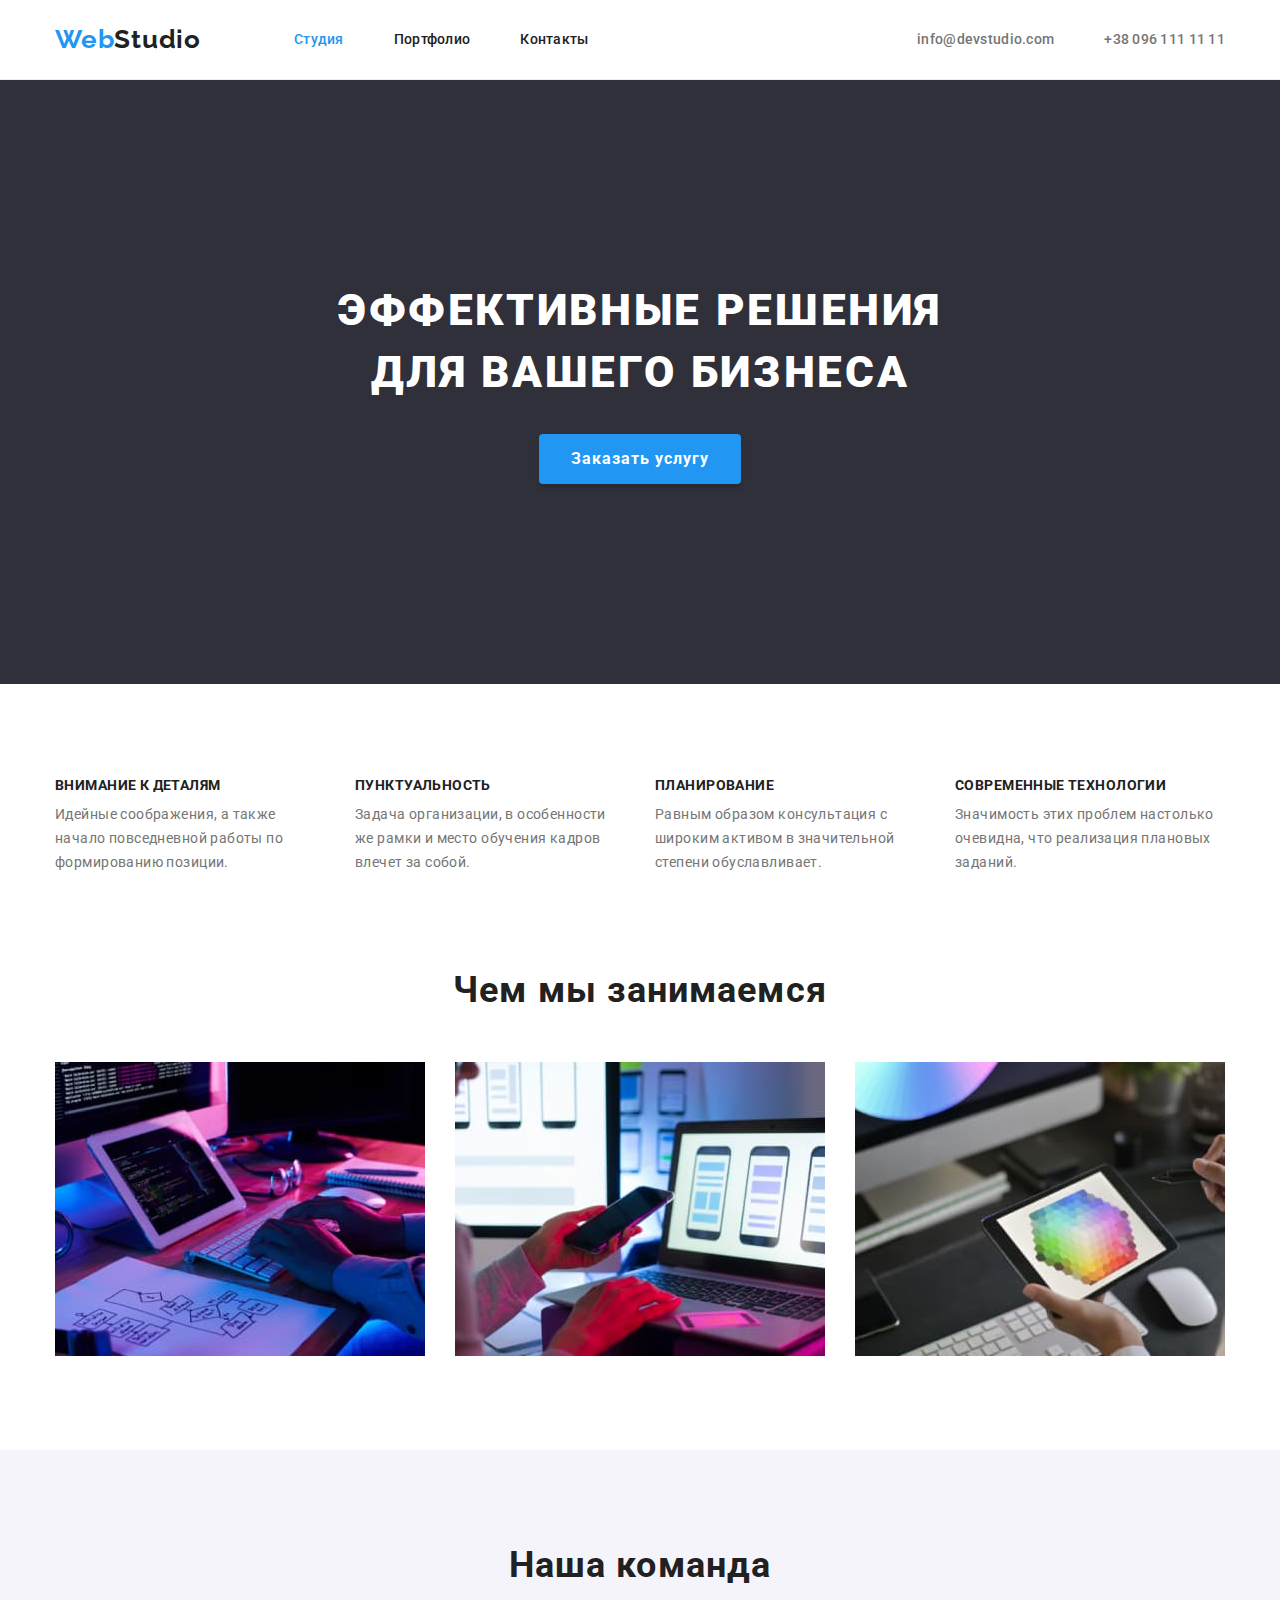
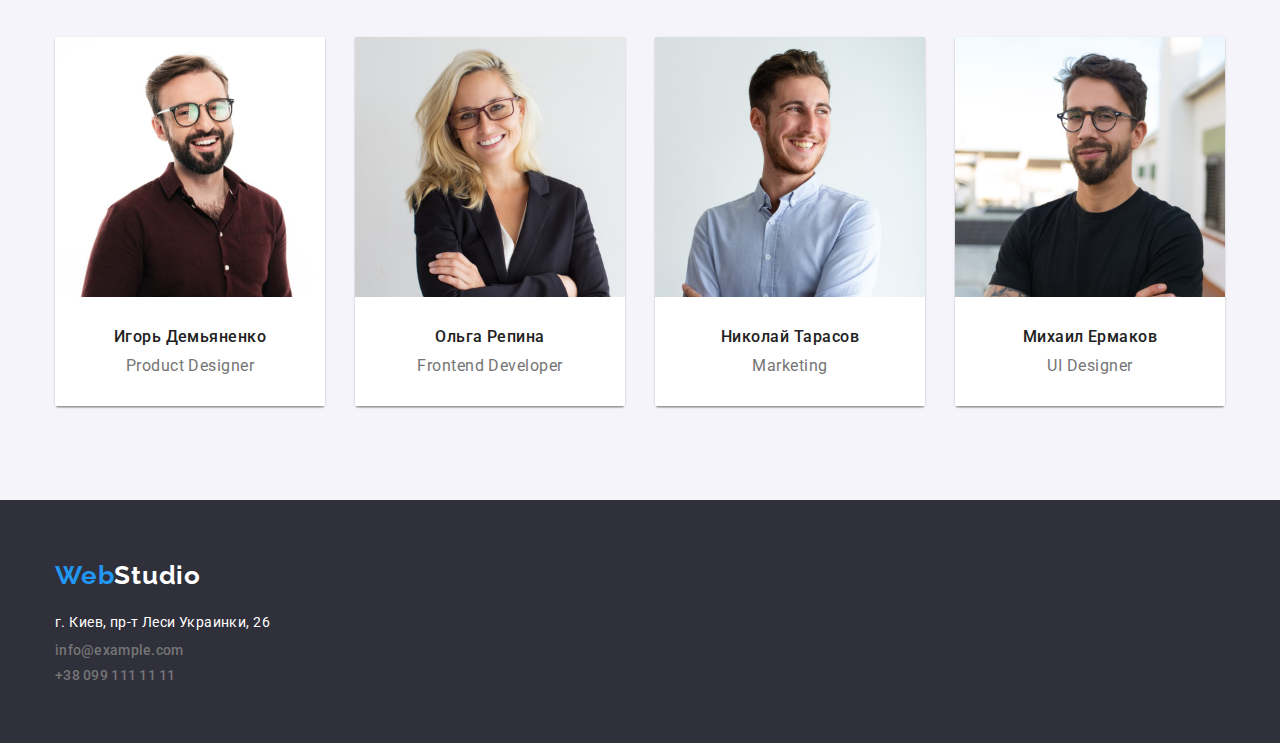
<file: index.html>
<!DOCTYPE html>
<html lang="ru">

<head>
	<meta charset="UTF-8">
	<meta http-equiv="X-UA-Compatible" content="IE=edge">
	<meta name="viewport" content="width=device-width, initial-scale=1.0">
	<title>Главная</title>
	<link rel="preconnect" href="https://fonts.googleapis.com">
	<link rel="preconnect" href="https://fonts.gstatic.com" crossorigin>
	<link
		href="https://fonts.googleapis.com/css2?family=Raleway:wght@700&family=Roboto:wght@400;500;700;900&display=swap"
		rel="stylesheet">
	<link rel="stylesheet" href="./css/modern-normalize.css">
	<link rel="stylesheet" href="./css/styles.css">
</head>

<body>
	<header class="header">
		<div class="header__container container">
			<a href="./index.html" class="header__logo logo"><span class="logo-color">Web</span>Studio</a>
			<nav class="header__menu menu">
				<ul class="menu__list">
					<li class="menu__item">
						<a href="./index.html" class="menu__link _active">Студия</a>
					</li>
					<li class="menu__item">
						<a href="./portfolio.html" class="menu__link">Портфолио</a>
					</li>
					<li class="menu__item">
						<a href="#" class="menu__link">Контакты</a>
					</li>
				</ul>
			</nav>
			<ul class="header__list">
				<li class="header__item">
					<a href="mailto:info@devstudio.com" class="header__link contact">info@devstudio.com</a>
				</li>
				<li class="header__item">
					<a href="tel:+380961111111" class="header__link contact">+38 096 111 11 11</a>
				</li>
			</ul>
		</div>
	</header>
	<main class="page">
		<section class="hero">
			<div class="hero__container container">
				<h1 class="hero__title">Эффективные решения <br> для вашего бизнеса</h1>
				<button type="button" class="hero__btn">Заказать услугу</button>
			</div>
		</section>
		<section class="benefits section">
			<div class="benefits__container container">
				<h2 hidden>Преимущества</h2>
				<ul class="benefits__list">
					<li class="benefits__item">
						<h3 class="benefits__title">Внимание к деталям</h3>
						<p class="benefits__text">
							Идейные соображения, а также начало повседневной работы по формированию позиции.
						</p>
					</li>
					<li class="benefits__item">
						<h3 class="benefits__title">Пунктуальность</h3>
						<p class="benefits__text">
							Задача организации, в особенности же рамки и место обучения кадров влечет за собой.
						</p>
					</li>
					<li class="benefits__item">
						<h3 class="benefits__title">Планирование</h3>
						<p class="benefits__text">
							Равным образом консультация с широким активом в значительной степени обуславливает.
						</p>
					</li>
					<li class="benefits__item">
						<h3 class="benefits__title">Современные технологии</h3>
						<p class="benefits__text">
							Значимость этих проблем настолько очевидна, что реализация плановых заданий.
						</p>
					</li>
				</ul>
			</div>
		</section>
		<section class="gallery section">
			<div class="gallery__container container">
				<h2 class="gallery__title title">Чем мы занимаемся</h2>
				<ul class="gallery__list">
					<li class="gallery__item">
						<img src="./images/gallery/box-1.jpg" alt="Работа за компьютером" width="370" height="294">
					</li>
					<li class="gallery__item">
						<img src="./images/gallery/box-2.jpg" alt="Работа за телефоном" width="370" height="294">
					</li>
					<li class="gallery__item">
						<img src="./images/gallery/box-3.jpg" alt="Работа за планшетом" width="370" height="294">
					</li>
				</ul>
			</div>
		</section>
		<section class="team section">
			<div class="team__container container">
				<h2 class="team__title title">Наша команда</h2>
				<ul class="team__list">
					<li class="team__item">
						<img src="./images/team/human-1.jpg" alt="Парень в очках" width="270" height="260">
						<div class="team__content">
							<h3 class="team__name">Игорь Демьяненко</h3>
							<p class="team__dev" lang="en">Product Designer</p>
						</div>
					</li>
					<li class="team__item">
						<img src="./images/team/human-2.jpg" alt="Девушка в очках" width="270" height="260">
						<div class="team__content">
							<h3 class="team__name">Ольга Репина</h3>
							<p class="team__dev" lang="en">Frontend Developer</p>
						</div>
					</li>
					<li class="team__item">
						<img src="./images/team/human-3.jpg" alt="Парень в рубашке" width="270" height="260">
						<div class="team__content">
							<h3 class="team__name">Николай Тарасов</h3>
							<p class="team__dev" lang="en">Marketing</p>
						</div>
					</li>
					<li class="team__item">
						<img src="./images/team/human-4.jpg" alt="Парень в футболке" width="270" height="260">
						<div class="team__content">
							<h3 class="team__name">Михаил Ермаков</h3>
							<p class="team__dev" lang="en">UI Designer</p>
						</div>
					</li>
				</ul>
			</div>
		</section>
	</main>
	<footer class="footer">
		<div class="footer__container container">
			<a href="./index.html" class="footer__logo logo"><span class="logo-color">Web</span>Studio</a>
			<address class="footer__address">
				г. Киев, пр-т Леси Украинки, 26
			</address>
			<ul class="footer__list">
				<li class="footer__item">
					<a href="mailto:info@example.com" class="footer__link contact">info@example.com</a>
				</li>
				<li class="footer__item">
					<a href="tel:+380991111111" class="footer__link contact">+38 099 111 11 11</a>
				</li>
			</ul>
		</div>
	</footer>
</body>

</html>
</file>
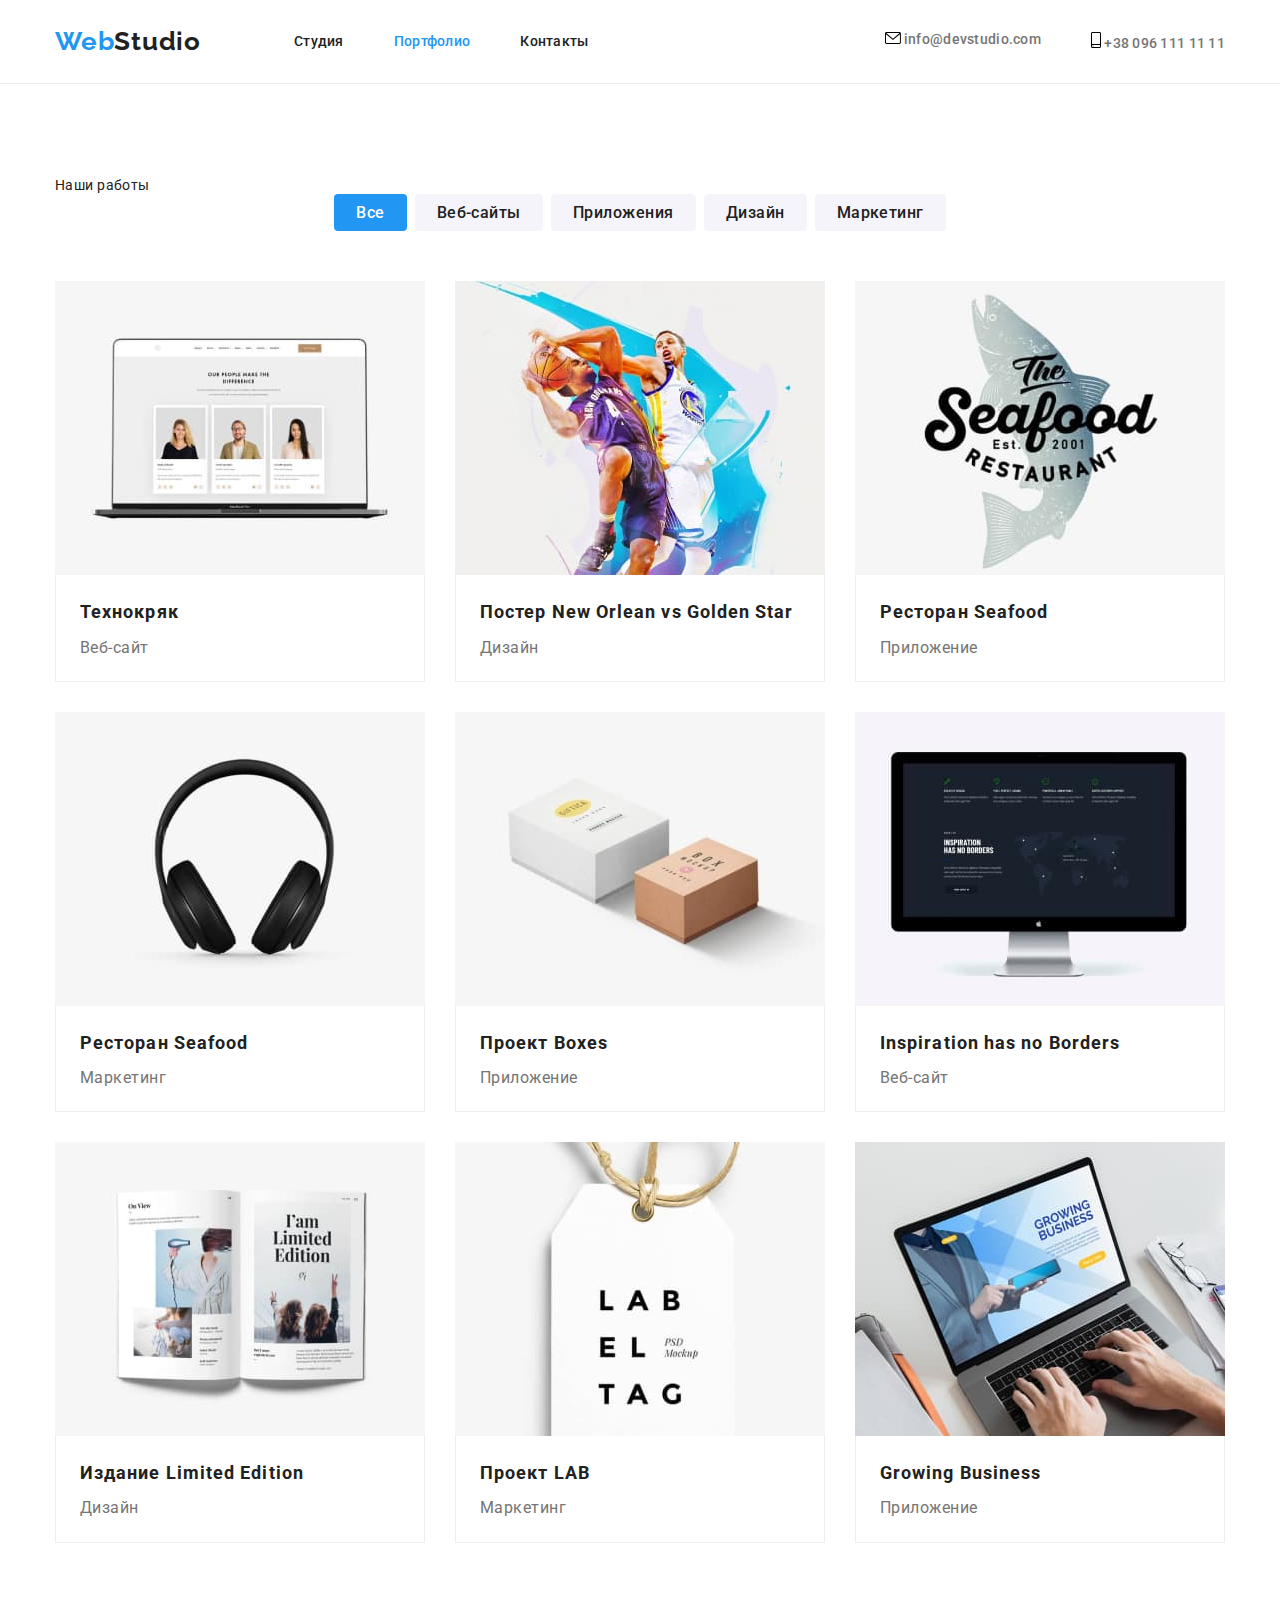
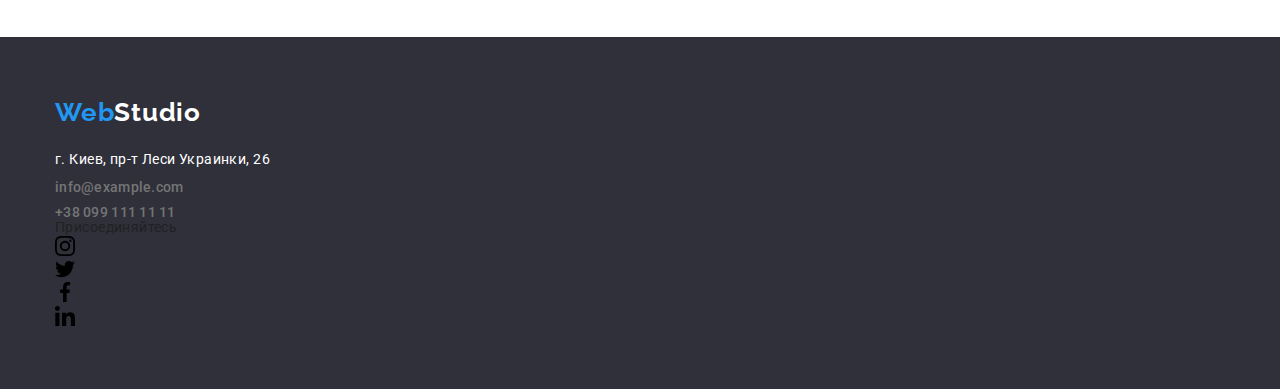
<file: portfolio.html>
<!DOCTYPE html>
<html lang="ru">

<head>
	<meta charset="UTF-8">
	<meta http-equiv="X-UA-Compatible" content="IE=edge">
	<meta name="viewport" content="width=device-width, initial-scale=1.0">
	<title>Портфолио</title>
	<link rel="preconnect" href="https://fonts.googleapis.com">
	<link rel="preconnect" href="https://fonts.gstatic.com" crossorigin>
	<link
		href="https://fonts.googleapis.com/css2?family=Raleway:wght@700&family=Roboto:wght@400;500;700;900&display=swap"
		rel="stylesheet">
	<link rel="stylesheet" href="./css/modern-normalize.css">
	<link rel="stylesheet" href="./css/styles.css">
</head>

<body>
	<header class="header">
		<div class="header__container container">
			<a href="./index.html" class="header__logo logo"><span class="logo-color">Web</span>Studio</a>
			<nav class="header__menu menu">
				<ul class="menu__list">
					<li class="menu__item">
						<a href="./index.html" class="menu__link">Студия</a>
					</li>
					<li class="menu__item">
						<a href="./portfolio.html" class="menu__link  _active">Портфолио</a>
					</li>
					<li class="menu__item">
						<a href="#" class="menu__link">Контакты</a>
					</li>
				</ul>
			</nav>
			<ul class="header__list">
				<li class="header__item">
					<a href="mailto:info@devstudio.com" class="header__link contact">
						<svg class="header__icon" width="16" height="12">
							<use href="./images/icons.svg#mail"></use>
						</svg>
						info@devstudio.com
					</a>
				</li>
				<li class="header__item">
					<a href="tel:+380961111111" class="header__link contact">
						<svg class="header__icon" width="10" height="16">
							<use href="./images/icons.svg#phone"></use>
						</svg>
						+38 096 111 11 11
					</a>
				</li>
			</ul>
		</div>
	</header>
	<main class="page">
		<section class="portfolio section">
			<div class="portfolio__container container">
				<h1 class="visually-hidden">Наши работы</h1>
				<ul class="portfolio__list">
					<li class="portfolio__item">
						<button type="button" class="portfolio__btn _btn-active">Все</button>
					</li>
					<li class="portfolio__item">
						<button type="button" class="portfolio__btn">Веб-сайты</button>
					</li>
					<li class="portfolio__item">
						<button type="button" class="portfolio__btn">Приложения</button>
					</li>
					<li class="portfolio__item">
						<button type="button" class="portfolio__btn">Дизайн</button>
					</li>
					<li class="portfolio__item">
						<button type="button" class="portfolio__btn">Маркетинг</button>
					</li>
				</ul>
				<ul class="portfolio__catalog catalog-portfolio">
					<li class="catalog-portfolio__item">
						<a href="#" class="catalog-portfolio__link">
							<img src="./images/portfolio/1.jpg" alt="Превью работы" width="370" height="294">
							<div class="catalog-portfolio__content">
								<h2 class="catalog-portfolio__title">Технокряк</h2>
								<p class="catalog-portfolio__chapter">Веб-сайт</p>
							</div>
						</a>
					</li>
					<li class="catalog-portfolio__item">
						<a href="#" class="catalog-portfolio__link">
							<img src="./images/portfolio/2.jpg" alt="Превью работы" width="370" height="294">
							<div class="catalog-portfolio__content">
								<h2 class="catalog-portfolio__title">Постер New Orlean vs Golden Star</h2>
								<p class="catalog-portfolio__chapter">Дизайн</p>
							</div>
						</a>
					</li>
					<li class="catalog-portfolio__item">
						<a href="#" class="catalog-portfolio__link">
							<img src="./images/portfolio/3.jpg" alt="Превью работы" width="370" height="294">
							<div class="catalog-portfolio__content">
								<h2 class="catalog-portfolio__title">Ресторан Seafood</h2>
								<p class="catalog-portfolio__chapter">Приложение</p>
							</div>
						</a>
					</li>
					<li class="catalog-portfolio__item">
						<a href="#" class="catalog-portfolio__link">
							<img src="./images/portfolio/4.jpg" alt="Превью работы" width="370" height="294">
							<div class="catalog-portfolio__content">
								<h2 class="catalog-portfolio__title">Ресторан Seafood</h2>
								<p class="catalog-portfolio__chapter">Маркетинг</p>
							</div>
						</a>
					</li>
					<li class="catalog-portfolio__item">
						<a href="#" class="catalog-portfolio__link">
							<img src="./images/portfolio/5.jpg" alt="Превью работы" width="370" height="294">
							<div class="catalog-portfolio__content">
								<h2 class="catalog-portfolio__title">Проект Boxes</h2>
								<p class="catalog-portfolio__chapter">Приложение</p>
							</div>
						</a>
					</li>
					<li class="catalog-portfolio__item">
						<a href="#" class="catalog-portfolio__link">
							<img src="./images/portfolio/6.jpg" alt="Превью работы" width="370" height="294">
							<div class="catalog-portfolio__content">
								<h2 class="catalog-portfolio__title">Inspiration has no Borders</h2>
								<p class="catalog-portfolio__chapter">Веб-сайт</p>
							</div>
						</a>
					</li>
					<li class="catalog-portfolio__item">
						<a href="#" class="catalog-portfolio__link">
							<img src="./images/portfolio/7.jpg" alt="Превью работы" width="370" height="294">
							<div class="catalog-portfolio__content">
								<h2 class="catalog-portfolio__title">Издание Limited Edition</h2>
								<p class="catalog-portfolio__chapter">Дизайн</p>
							</div>
						</a>
					</li>
					<li class="catalog-portfolio__item">
						<a href="#" class="catalog-portfolio__link">
							<img src="./images/portfolio/8.jpg" alt="Превью работы" width="370" height="294">
							<div class="catalog-portfolio__content">
								<h2 class="catalog-portfolio__title">Проект LAB</h2>
								<p class="catalog-portfolio__chapter">Маркетинг</p>
							</div>
						</a>
					</li>
					<li class="catalog-portfolio__item">
						<a href="#" class="catalog-portfolio__link">
							<img src="./images/portfolio/9.jpg" alt="Превью работы" width="370" height="294">
							<div class="catalog-portfolio__content">
								<h2 class="catalog-portfolio__title">Growing Business</h2>
								<p class="catalog-portfolio__chapter">Приложение</p>
							</div>
						</a>
					</li>
				</ul>
			</div>
		</section>
	</main>
	<footer class="footer">
		<div class="footer__container container">
			<div class="footer__contacts">
				<a href="./index.html" class="footer__logo logo"><span class="logo-color">Web</span>Studio</a>
				<address class="footer__address">
					г. Киев, пр-т Леси Украинки, 26
				</address>
				<ul class="footer__list">
					<li class="footer__item">
						<a href="mailto:info@example.com" class="footer__link contact">info@example.com</a>
					</li>
					<li class="footer__item">
						<a href="tel:+380991111111" class="footer__link contact">+38 099 111 11 11</a>
					</li>
				</ul>
			</div>
			<div class="footer__social">
				<h2 class="footer__title">Присоединяйтесь</h2>
				<ul class="social">
					<li class="social-item">
						<a href="#" class="social-link social-link_bg">
							<svg class="social-icon social-icon_white" width="20" height="20">
								<use href="./images/icons.svg#instagram"></use>
							</svg>
						</a>
					</li>
					<li class="social-item">
						<a href="#" class="social-link social-link_bg">
							<svg class="social-icon social-icon_white" width="20" height="20">
								<use href="./images/icons.svg#twitter"></use>
							</svg>
						</a>
					</li>
					<li class="social-item">
						<a href="#" class="social-link social-link_bg">
							<svg class="social-icon social-icon_white" width="20" height="20">
								<use href="./images/icons.svg#facebook"></use>
							</svg>
						</a>
					</li>
					<li class="social-item">
						<a href="#" class="social-link social-link_bg">
							<svg class="social-icon social-icon_white" width="20" height="20">
								<use href="./images/icons.svg#linkedin"></use>
							</svg>
						</a>
					</li>
				</ul>
			</div>
		</div>
	</footer>
</body>

</html>
</file>
<file: css/styles.css>
/* Переменные */
:root {
	--main-color: #212121;
	--front-color: #2196f3;
	--other-color: #757575;
	--light-color: #fff;

	--main-bg-color: #2f303a;
	--light-bg-color: #f5f4fa;
	--btn-bg-color: #2196f3;
}

/* Общие стили */
.container {
	max-width: 1200px;
	margin: 0 auto;
	padding: 0 15px;
}
.logo {
	font-family: 'Raleway';
	font-weight: 700;
	font-size: 26px;
	line-height: 1.2;
	letter-spacing: .03em;
}
.logo-color {
	color: var(--front-color);
}
.contact {
	font-weight: 500;
	letter-spacing: .02em;
	color: var(--other-color);
}
.contact:hover,
.contact:focus {
	color: var(--front-color);
}
.section {
	padding: 94px 0;
}
.title {
	text-align: center;
	font-weight: 700;
	font-size: 36px;
	line-height: 1.2;
	letter-spacing: .03em;
	margin-bottom: 50px;
}

/* Header */
.header {
	border-bottom: 1px solid #ececec;
}
.header__container {
	display: flex;
	align-items: center;
}
.menu__list {
	display: flex;
	margin-left: 93px;
}
.menu__item:not(:last-child) {
	margin-right: 50px;
}
.menu__link {
	font-weight: 500;
	letter-spacing: .02em;
	display: block;
	padding: 32px 0;
}
.menu__link:hover,
.menu__link:focus {
	color: var(--front-color);
}
._active {
	color: var(--front-color);
}
.header__list {
	display: flex;
	margin-left: auto;
}
.header__item:not(:last-child) {
	margin-right: 50px;
}
.header__link {
	display: block;
	padding: 32px 0;
}

/* Footer */
.footer {
	background-color: var(--main-bg-color);
	padding: 60px 0;
}
.footer__container {
}
.footer__logo {
	display: block;
	color: var(--light-color);
	margin-bottom: 20px;
}
.footer__address {
	line-height: 1.7;
	letter-spacing: .03em;
	color: var(--light-color);
	margin-bottom: 9px;
}
.footer__item:not(:last-child) {
	margin-bottom: 9px;
}

/* Главная страница */
/* Section Hero */
.hero {
	background-color: var(--main-bg-color);
	padding: 200px 0;
}
.hero__title {
	font-weight: 900;
	font-size: 44px;
	line-height: 1.4;
	letter-spacing: .06em;
	text-transform: uppercase;
	color: var(--light-color);
	text-align: center;
	margin-bottom: 30px;
}
.hero__btn {
	display: block;
	margin: 0 auto;
	padding: 10px 32px;
	background-color: var(--btn-bg-color);
	box-shadow: 0px 4px 4px rgba(0, 0, 0, 0.15);
	border-radius: 4px;
	font-weight: 700;
	font-size: 16px;
	line-height: 1.9;
	letter-spacing: .06em;
	color: var(--light-color);
}
.hero__btn:hover,
.hero__btn:focus {
	box-shadow: 5px 10px 10px rgba(0, 0, 0, 0.35);
}

/* Section Benefits */
.benefits {
	padding-bottom: 47px;
}
.benefits__list {
	display: flex;
}
.benefits__item {
	letter-spacing: .03em;
	min-width: 270px;
}
.benefits__item:not(:last-child) {
	margin-right: 30px;
}
.benefits__title {
	font-weight: 700;
	text-transform: uppercase;
	margin-bottom: 10px;
}
.benefits__text {
	line-height: 1.7;
	color: var(--other-color);
}

/* Section Gallery */
.gallery {
	padding-top: 47px;
}
.gallery__list {
	display: flex;
}
.gallery__item:not(:last-child) {
	margin-right: 30px;
}

/* Section Team */
.team {
	background-color: var(--light-bg-color);
}
.team__list {
	display: flex;
}
.team__item {
	box-shadow: 0px 1px 3px rgba(0, 0, 0, 0.12), 
					0px 1px 1px rgba(0, 0, 0, 0.14), 
					0px 2px 1px rgba(0, 0,0, 0.2);
	border-radius: 0px 0px 4px 4px;
}
.team__item:not(:last-child) {
	margin-right: 30px;
}
.team__content {
	font-size: 16px;
	line-height: 1.2;
	letter-spacing: .03em;
	padding: 30px 0;
	text-align: center;
	background-color: var(--light-color);
}
.team__name {
	font-weight: 500;
	margin-bottom: 10px;
}
.team__dev {
	color: var(--other-color);
}

/* Страница Портфолио */
.portfolio__list {
	display: flex;
	justify-content: center;
	align-items: center;
	margin-bottom: 50px;
}
.portfolio__item:not(:last-child) {
	margin-right: 8px;
}
.portfolio__btn {
	background-color: var(--light-bg-color);
	border-radius: 4px;
	font-weight: 500;
	font-size: 16px;
	line-height: 1.6;
	letter-spacing: .03em;
	padding: 6px 22px;
}
.portfolio__btn:hover,
.portfolio__btn:focus {
	background-color: var(--btn-bg-color);
	box-shadow: 0px 3px 1px rgba(0, 0, 0, 0.1),
					0px 1px 2px rgba(0, 0, 0, 0.08),
					0px 2px 2px rgba(0, 0, 0, 0.12);
	color: var(--light-color);				
}
._btn-active {
	background-color: var(--btn-bg-color);
	color: var(--light-color);
}
.portfolio__catalog {
	display: flex;
	flex-wrap: wrap;
	justify-content: space-between;
}
.catalog-portfolio__item:nth-child(-n+6) {
	margin-bottom: 30px;
}
.catalog-portfolio__content {
	padding: 20px 24px;
	border: 1px solid #eee;
	border-top: none;
}
.catalog-portfolio__title {
	font-weight: 700;
	font-size: 18px;
	line-height: 1.9;
	letter-spacing: .06em;
	margin-bottom: 4px;
}
.catalog-portfolio__chapter {
	font-size: 16px;
	line-height: 1.7;
	letter-spacing: .03em;
	color: var(--other-color);
}
</file>
